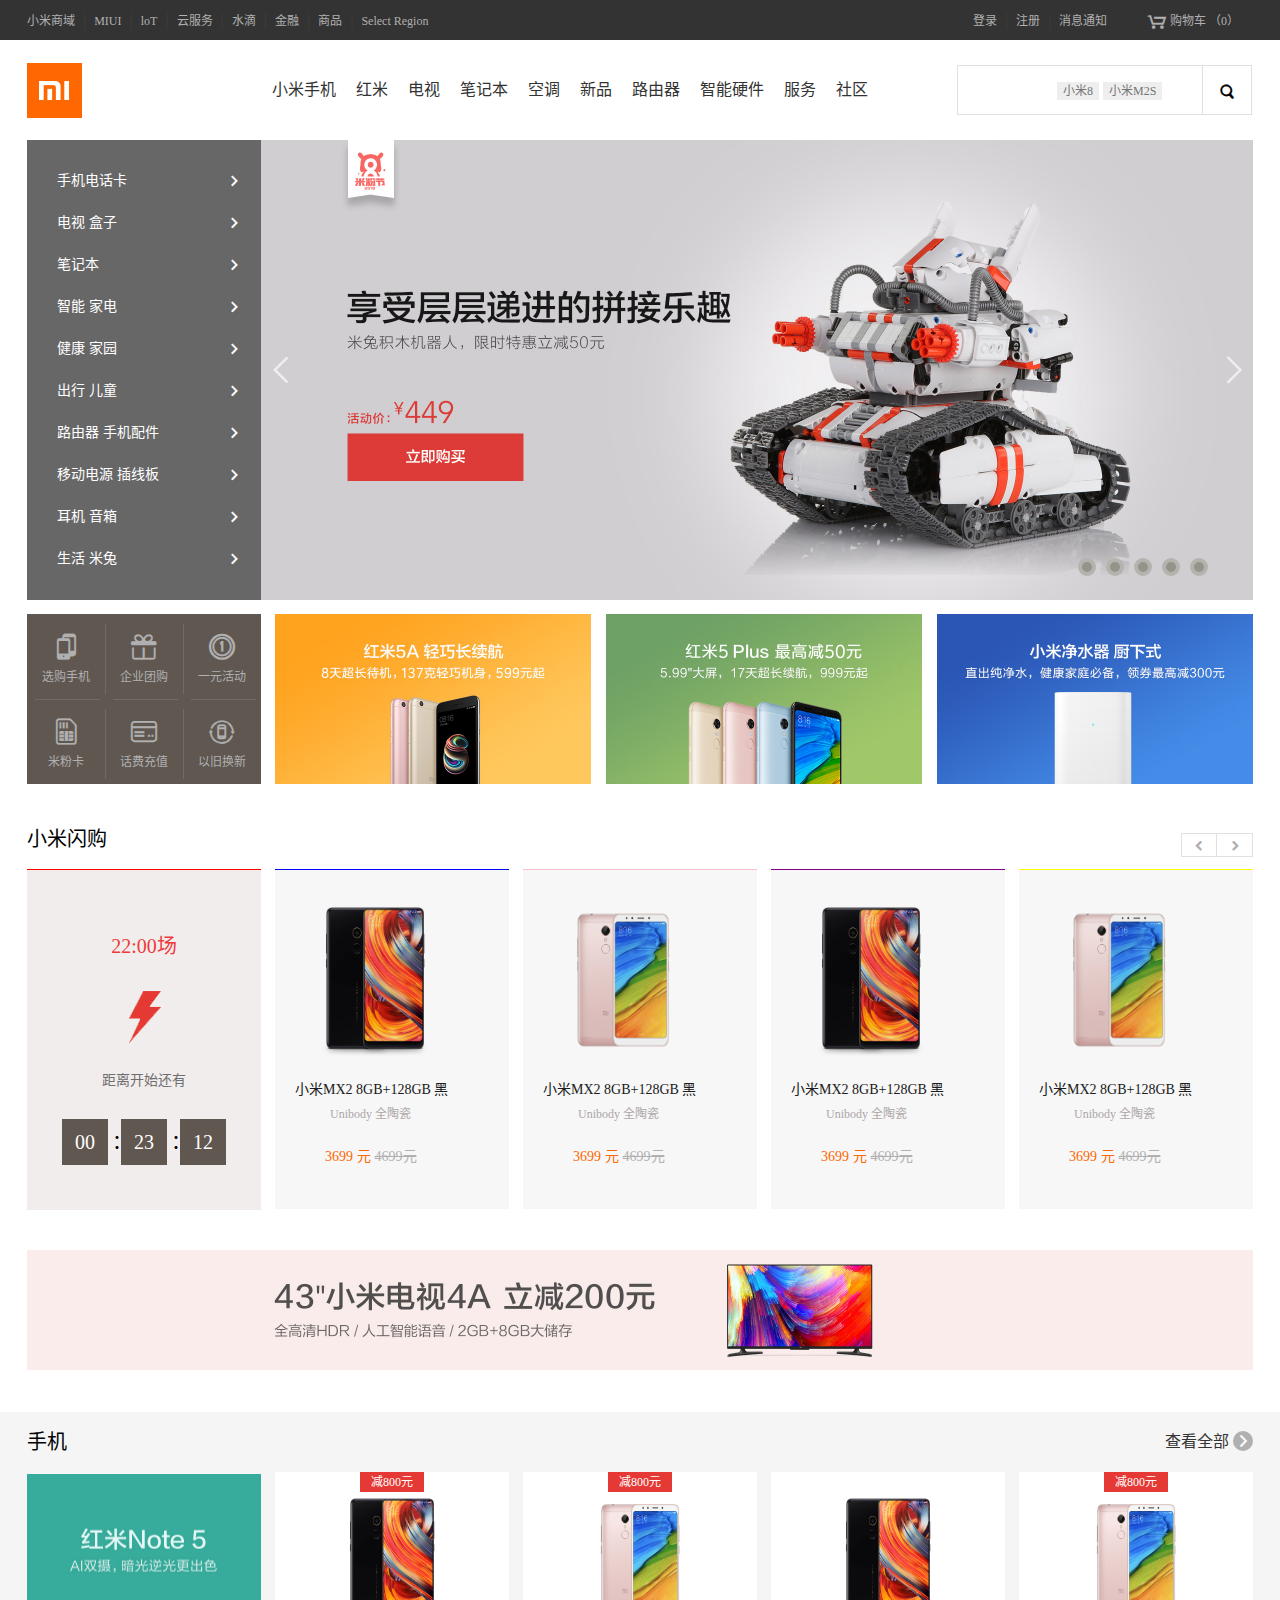
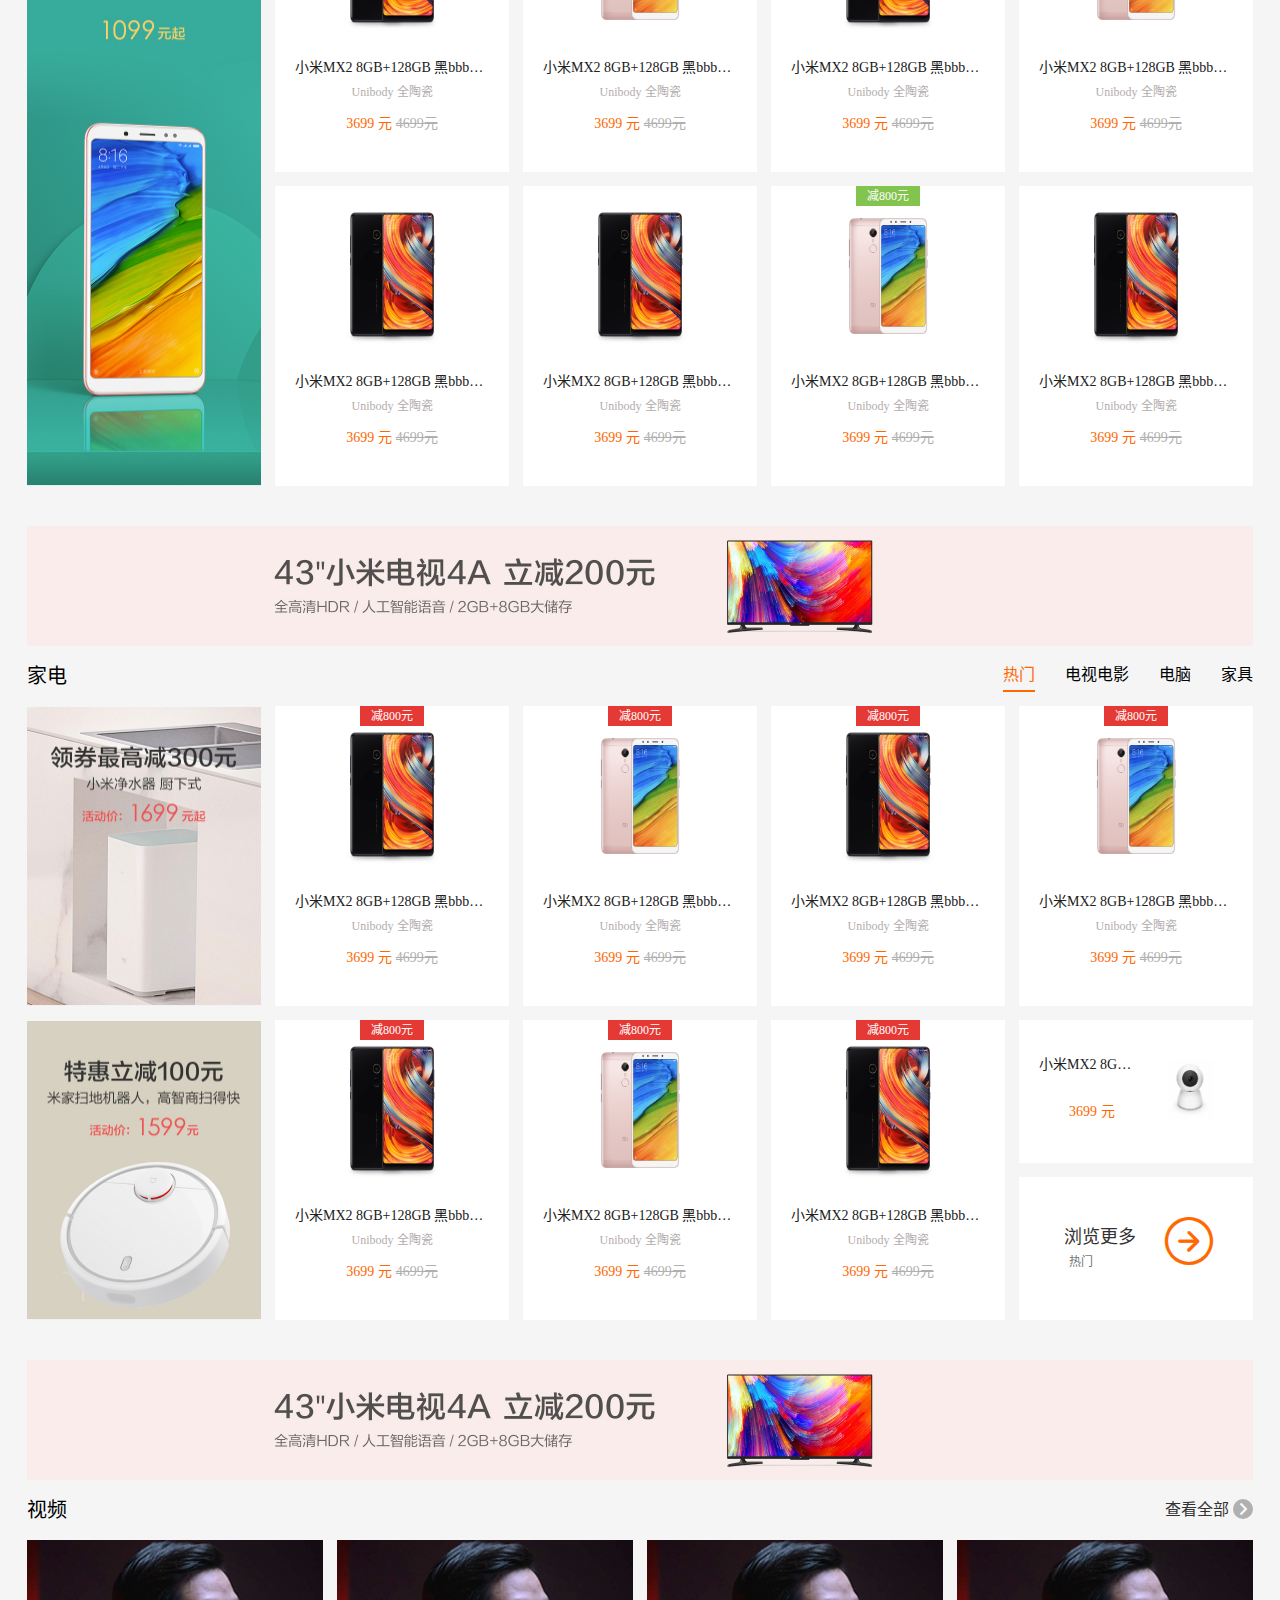
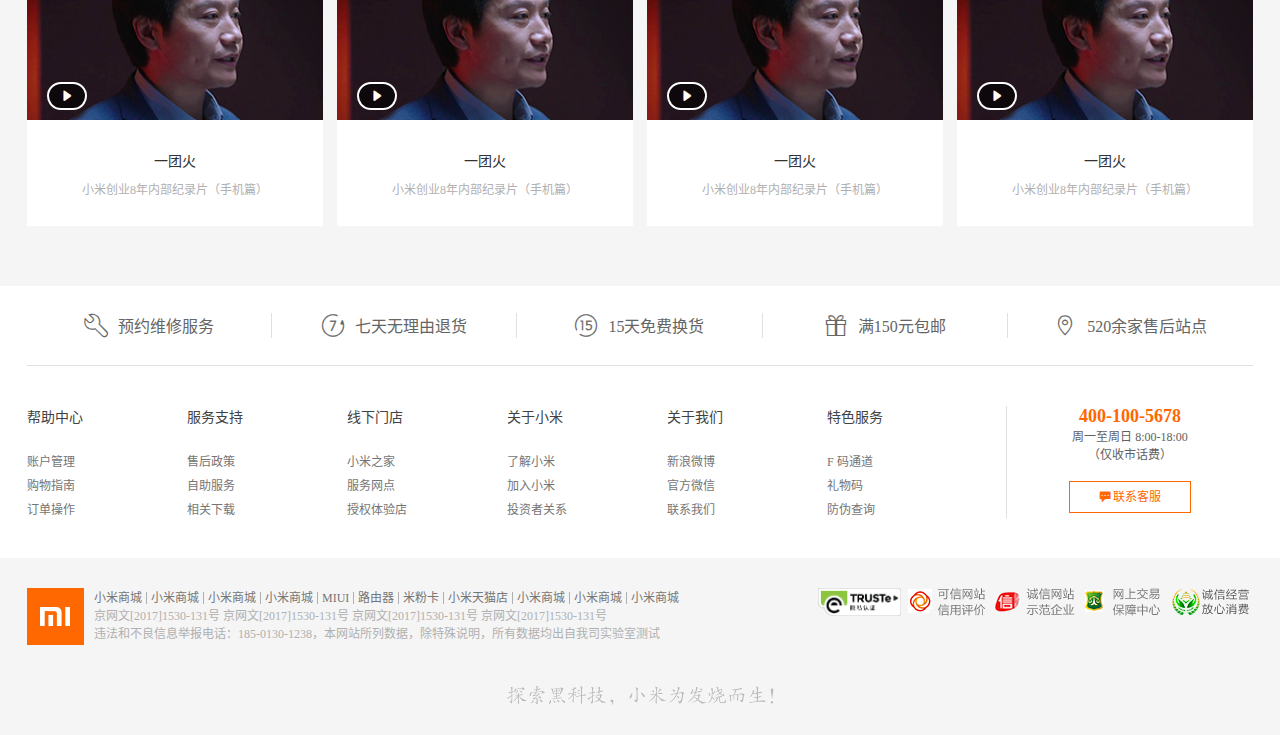
<file: project/mi/index.html>
<!DOCTYPE html>
<html lang="zh-cn">
<head>
	<meta http-equiv="X-UA-Compatible" content="IE=Edge" />
	<meta charset="UTF-8">
	<meta name="description" content="小米商城直营小米公司旗下所有产品，囊括小米手机系列小米MIX 3、小米8、小米Note 3，红米手机系列红米5 Plus、红米6 Pro，智能硬件，配件及小米生活周边，同时提供小米客户服务及售后支持。" />
	<meta name="keywords" content="小米,小米8,小米Note3,红米5Plus,小米MIX3,小米商城" />	
	<title>仿小米首页</title>
	<link rel="icon" href="images/favicon.ico" type="image/x-icon" />
	<link rel="stylesheet" href="css/reset.css">
	<link rel="stylesheet" href="css/font.css">
	<link rel="stylesheet" href="css/index.css">
	<link rel="stylesheet" href="css/common.css">
</head>
<body>
	<section class="top">
	<div class="container clearfix">
		<div class="top-nav">
			<ul>
				<li class="top-nav-item"><a href="#">小米商域</a><span class="sep">|</span></li>
				<li class="top-nav-item"><a href="#">MIUI</a><span class="sep">|</span></li>
				<li class="top-nav-item"><a href="#">loT</a><span class="sep">|</span></li>
				<li class="top-nav-item"><a href="#">云服务</a><span class="sep">|</span></li>
				<li class="top-nav-item"><a href="#">水滴</a><span class="sep">|</span></li>
				<li class="top-nav-item"><a href="#">金融</a><span class="sep">|</span></li>
				<li class="top-nav-item"><a href="#">商品</a><span class="sep">|</span></li>
				<li class="top-nav-item"><a href="#">Select Region</a><span class="sep"></span></li>
			</ul>
		</div>
		<div class="top-cart">
			<div class="cart-box">
				<a href="#">
					<i class="iconfont icon-cart">&#xe60c;</i>
					<span class="cart-text">购物车</span>
					（<span class="cart-num">0</span>）
				</a>
			</div>
		</div>
		<div class="top-register">
			<ul>
				<li class="top-register-item"><a href="#">登录</a><span class="sep">|</span></li>
				<li class="top-register-item"><a href="#">注册</a><span class="sep">|</span></li>
				<li class="top-register-item"><a href="#">消息通知</a><span class="sep"></span></li>
			</ul>
		</div>	
	</div>
	</section>
	<header class="header">
	<div class="container">
		<h1 class="log">
			<a href="#">
				小米官网
			</a>
		</h1>
		<nav class="header-nav">
			<ul>
				<li class="header-nav-item"><a href="#">小米手机</a></li>
				<li class="header-nav-item"><a href="#">红米</a></li>
				<li class="header-nav-item"><a href="#">电视</a></li>
				<li class="header-nav-item"><a href="#">笔记本</a></li>
				<li class="header-nav-item"><a href="#">空调</a></li>
				<li class="header-nav-item"><a href="#">新品</a></li>
				<li class="header-nav-item"><a href="#">路由器</a></li>
				<li class="header-nav-item"><a href="#">智能硬件</a></li>
				<li class="header-nav-item"><a href="#">服务</a></li>
				<li class="header-nav-item"><a href="#">社区</a></li>
			</ul>
		</nav>
		<div class="search">
			<input type="text" class="search-text">
			<div class="search-btn">
				<i class="iconfont icon-btn">&#xe616;</i>
			</div>
			<div class="search-words">
				<a class="search-words-a" href="#">小米8</a>
				<a class="search-words-a" href="#">小米M2S</a>
			</div>
			<div class="search-list">
				<ul>
					<li class="search-list-item"><a href="#"><span class="keyword">小米6X</span><span class="num">约有6件</span></a></li>
					<li class="search-list-item"><a href="#"><span class="keyword">小米MIX 2S</span><span class="num">约有5件</span></a></li>
					<li class="search-list-item"><a href="#"><span class="keyword">黑鲨游戏手机</span><span class="num">约有3件</span></a></li>
					<li class="search-list-item"><a href="#"><span class="keyword">红米Note 5</span><span class="num">约有6件</span></a></li>
					<li class="search-list-item"><a href="#"><span class="keyword">红米5A</span><span class="num">约有13件</span></a></li>
					<li class="search-list-item"><a href="#"><span class="keyword">小米电视4C</span><span class="num">约有5件</span></a></li>
					<li class="search-list-item"><a href="#"><span class="keyword">电视32英寸</span><span class="num">约有3件</span></a></li>
					<li class="search-list-item"><a href="#"><span class="keyword">笔记本pro</span><span class="num">约有5件</span></a></li>
					<li class="search-list-item"><a href="#"><span class="keyword">空气净化器</span><span class="num">约有11件</span></a></li>
					<li class="search-list-item"><a href="#"><span class="keyword">净化器</span><span class="num">约有8件</span></a></li>
				</ul>
			</div>
		</div>
	</div>
	</header>
	<section class="home">
	<div class="container">
		<div class="banner">
			<div class="banner-list">
				<ul>
					<li class="banner-list-item">手机电话卡<i class="iconfont">&#xe623;</i></li>
					<li class="banner-list-item">电视 盒子<i class="iconfont">&#xe623;</i></li>
					<li class="banner-list-item">笔记本<i class="iconfont">&#xe623;</i></li>
					<li class="banner-list-item">智能 家电<i class="iconfont">&#xe623;</i></li>
					<li class="banner-list-item">健康 家园<i class="iconfont">&#xe623;</i></li>
					<li class="banner-list-item">出行 儿童<i class="iconfont">&#xe623;</i></li>
					<li class="banner-list-item">路由器 手机配件<i class="iconfont">&#xe623;</i></li>
					<li class="banner-list-item">移动电源 插线板<i class="iconfont">&#xe623;</i></li>
					<li class="banner-list-item">耳机 音箱<i class="iconfont">&#xe623;</i></li>
					<li class="banner-list-item">生活 米兔<i class="iconfont">&#xe623;</i></li>
				</ul>
			</div>
			<div class="banner-slideshow">
				<ul class="banner-slideshow-imgs">
					<li class="banner-slideshow-imgs-item"><img src="images/b1.jpg" alt=""></li>
					<li class="banner-slideshow-imgs-item"><img src="images/b2.jpg" alt=""></li>
					<li class="banner-slideshow-imgs-item"><img src="images/b3.jpg" alt=""></li>
				</ul>
				<span class="left-area"><i class="iconfont">&#xe627;</i></span>
				<span class="right-area"><i class="iconfont">&#xe622;</i></span>
				<ul class="banner-slideshow-btn">
					<li></li>
					<li></li>
					<li></li>
					<li></li>
					<li></li>
				</ul>
			</div>
		</div>
		<div class="hot clearfix">
			<div class="col1">
				<ul class="hot-list">
					<li class="hot-list-item right-line"><a href="#"><i class="iconfont">&#xe908;</i>选购手机</a></li>
					<li class="hot-list-item right-line"><a href="#"><i class="iconfont">&#xe905;</i>企业团购</a></li>
					<li class="hot-list-item"><a href="#"><i class="iconfont">&#xe903;</i>一元活动</a></li>
					<li class="hot-list-item top-line right-line"><a href="#"><i class="iconfont">&#xe906;</i>米粉卡</a></li>
					<li class="hot-list-item top-line right-line"><a href="#"><i class="iconfont">&#xe907;</i>话费充值</a></li>
					<li class="hot-list-item top-line"><a href="#"><i class="iconfont">&#xe904;</i>以旧换新</a></li>
				</ul>
			</div>
			<div class="col2">
				<ul class="hot-sales clearfix">
					<li class="hot-sales-item"><a href="#"><img src="images/ad1.jpg" alt="" class="hot-list-img"></a></li>
					<li class="hot-sales-item"><a href="#"><img src="images/ad2.jpg" alt="" class="hot-list-img"></a></li>
					<li class="hot-sales-item"><a href="#"><img src="images/ad3.jpg" alt="" class="hot-list-img"></a></li>
				</ul>
			</div>
		</div>
		<div class="flash">
			<div class="hd">
				<h2 class="tittle">小米闪购</h2>
				<div class="more  move">
					<a href="javascript:;" class="ctr-btn iconfont">&#xe628;</a>
					<a href="javascript:;" class="ctr-btn ctr-btn-right iconfont">&#xe623;</a>
				</div>
			</div>
			<div class="bd clearfix">
				<div class="col1 timer">
					<p class="timer-name">22:00场</p>
					<img src="images/flash.png" alt="" class="timer-img">
					<p class="timer-desc">距离开始还有</p>
					<div class="timer-box">
						<span class="timer-num">00</span>
						<span class="timer-sign">：</span>
						<span class="timer-num">23</span>
						<span class="timer-sign">：</span>
						<span class="timer-num">12</span>
					</div>
				</div>
				<div class="col2">
					<ul class="product-list">
						<li class="product-list-item">
							<a href="#">
								<div class="bg"></div>
							</a>
							<div class="content">
								<img src="images/p1.jpg" alt="" class="product-list-img">
								<h3 class="product-list-name">小米MX2 8GB+128GB 黑</h3>
								<p class="product-desc">Unibody 全陶瓷</p>
								<p class="product-price">
									<strong>3699</strong><span>&nbsp;元</span>
									<del>4699元</del>
								</p>
							</div>
						</li>
						<li class="product-list-item">
							<a href="#">
								<div class="bg"></div>
							</a>
							<div class="content">
								<img src="images/p2.jpg" alt="" class="product-list-img">
								<h3 class="product-list-name">小米MX2 8GB+128GB 黑</h3>
								<p class="product-desc">Unibody 全陶瓷</p>
								<p class="product-price">
									<strong>3699</strong><span>&nbsp;元</span>
									<del>4699元</del>
								</p>
							</div>
						</li>
						<li class="product-list-item">
							<a href="#">
								<div class="bg"></div>
							</a>
							<div class="content">
								<img src="images/p1.jpg" alt="" class="product-list-img">
								<h3 class="product-list-name">小米MX2 8GB+128GB 黑</h3>
								<p class="product-desc">Unibody 全陶瓷</p>
								<p class="product-price">
									<strong>3699</strong><span>&nbsp;元</span>
									<del>4699元</del>
								</p>
							</div>
						</li>
						<li class="product-list-item">
							<a href="#">
								<div class="bg"></div>
							</a>
							<div class="content">
								<img src="images/p2.jpg" alt="" class="product-list-img">
								<h3 class="product-list-name">小米MX2 8GB+128GB 黑</h3>
								<p class="product-desc">Unibody 全陶瓷</p>
								<p class="product-price">
									<strong>3699</strong><span>&nbsp;元</span>
									<del>4699元</del>
								</p>
							</div>
						</li>
					</ul>
				</div>
			</div>
		</div>
		<div class="ad">
		<a href="#"><img class="ad-img" src="images/long_ad1.jpg" alt=""></a>
		</div>
	</div>
	</section>
	<section class="main">
	<div class="container">
		<div class="phone">
			<div class="hd">
				<h2 class="tittle">手机</h2>
				<div class="more view">
					<a href="#">
						查看全部 <i class="iconfont">&#xe623;</i>
					</a>					
				</div>
			</div>
			<div class="bd clearfix">
				<div class="col1">
					<a href="#"><img src="images/phont-left.png" alt=""></a>
				</div>
				<div class="col2">
					<ul class="phone-product">
						<li class="product-item product-item-m">
							<a href="#">
						  		<img src="images/p1.jpg" alt="" class="product-img">		
						  	</a>
							<h3 class="product-name">小米MX2 8GB+128GB 黑bbbbbbbbbb</h3>
							<p class="product-desc">Unibody 全陶瓷</p>
							<p class="product-price">
								<strong>3699</strong><span>&nbsp;元</span>
								<del>4699元</del>
							</p>
							<span class="flag off-flag">减800元</span>	
						</li>
						<li class="product-item product-item-m">
							<a href="#">
						  		<img src="images/p2.jpg" alt="" class="product-img">		
						  	</a>
							<h3 class="product-name">小米MX2 8GB+128GB 黑bbbbbbbbbb</h3>
							<p class="product-desc">Unibody 全陶瓷</p>
							<p class="product-price">
								<strong>3699</strong><span>&nbsp;元</span>
								<del>4699元</del>
							</p>
							<span class="flag off-flag">减800元</span>
						</li>
						<li class="product-item product-item-m">
							<a href="#">
						  		<img src="images/p1.jpg" alt="" class="product-img">		
						  	</a>
							<h3 class="product-name">小米MX2 8GB+128GB 黑bbbbbbbbbb</h3>
							<p class="product-desc">Unibody 全陶瓷</p>
							<p class="product-price">
								<strong>3699</strong><span>&nbsp;元</span>
								<del>4699元</del>
							</p>
						</li>
						<li class="product-item product-item-m">
							<a href="#">
						  		<img src="images/p2.jpg" alt="" class="product-img">		
						  	</a>
							<h3 class="product-name">小米MX2 8GB+128GB 黑bbbbbbbbbb</h3>
							<p class="product-desc">Unibody 全陶瓷</p>
							<p class="product-price">
								<strong>3699</strong><span>&nbsp;元</span>
								<del>4699元</del>
							</p>
							<span class="flag off-flag">减800元</span>
						</li>
						<li class="product-item product-item-m">
							<a href="#">
						  		<img src="images/p1.jpg" alt="" class="product-img">		
						  	</a>
							<h3 class="product-name">小米MX2 8GB+128GB 黑bbbbbbbbbb</h3>
							<p class="product-desc">Unibody 全陶瓷</p>
							<p class="product-price">
								<strong>3699</strong><span>&nbsp;元</span>
								<del>4699元</del>
							</p>
						</li>
						<li class="product-item product-item-m">
							<a href="#">
						  		<img src="images/p1.jpg" alt="" class="product-img">		
						  	</a>
							<h3 class="product-name">小米MX2 8GB+128GB 黑bbbbbbbbbb</h3>
							<p class="product-desc">Unibody 全陶瓷</p>
							<p class="product-price">
								<strong>3699</strong><span>&nbsp;元</span>
								<del>4699元</del>
							</p>
						</li>
						<li class="product-item product-item-m">
							<a href="#">
						  		<img src="images/p2.jpg" alt="" class="product-img">		
						  	</a>
							<h3 class="product-name">小米MX2 8GB+128GB 黑bbbbbbbbbb</h3>
							<p class="product-desc">Unibody 全陶瓷</p>
							<p class="product-price">
								<strong>3699</strong><span>&nbsp;元</span>
								<del>4699元</del>
							</p>
							<span class="flag new-flag">减800元</span>
						</li>
						<li class="product-item product-item-m">
							<a href="#">
						  		<img src="images/p1.jpg" alt="" class="product-img">		
						  	</a>
							<h3 class="product-name">小米MX2 8GB+128GB 黑bbbbbbbbbb</h3>
							<p class="product-desc">Unibody 全陶瓷</p>
							<p class="product-price">
								<strong>3699</strong><span>&nbsp;元</span>
								<del>4699元</del>
							</p>
						</li>
					</ul>
				</div>
			</div>
		</div>
		<div class="ad">
			<a href="#"><img class="ad-img" src="images/long_ad1.jpg" alt=""></a>
		</div>
		<div class="elec">
			<div class="hd">
				<h2 class="tittle">家电</h2>
				<div class="more tab">
					<ul>
						<li class="tab-item tab-item-active">热门</li>
						<li class="tab-item">电视电影</li>
						<li class="tab-item">电脑</li>
						<li class="tab-item">家具</li>
					</ul>
				</div>
			</div>
			<div class="bd clearfix">
				<div class="col1">
					<ul>
						<li class="product-item product-item-m">
							<a href="#"><img src="images/e1.png" alt=""></a>
						</li>	
						<li class="product-item product-item-m">
							<a href="#"><img src="images/e2.png" alt=""></a>
						</li>	
					</ul>
				</div>
				<div class="col2">
					<ul class="elec-product">
						<li class="product-item product-item-m">
							<a href="#"><img class="product-img" src="images/p1.jpg" alt=""></a>
							<h3 class="product-name">小米MX2 8GB+128GB 黑bbbbbbbbbb</h3>
							<p class="product-desc">Unibody 全陶瓷</p>
							<p class="product-price">
								<strong>3699</strong><span>&nbsp;元</span>
								<del>4699元</del>
							</p>
							<span class="flag off-flag">减800元</span>
								<div class="view">
									<p class="recommend">我不是来评价的电视的我是来拉仇恨的,哈哈哈哈哈哈哈哈哈哈哈哈哈哈哈哈哈哈哈哈哈哈哈哈哈哈哈哈哈哈哈哈哈哈哈哈</p>
									<p class="author">
										来自于<span>kauzhu<span>的评价
									</p>
								</div>
						</li>
						<li class="product-item product-item-m">
							<a href="#"><img class="product-img" src="images/p2.jpg" alt=""></a>
							<h3 class="product-name">小米MX2 8GB+128GB 黑bbbbbbbbbb</h3>
							<p class="product-desc">Unibody 全陶瓷</p>
							<p class="product-price">
								<strong>3699</strong><span>&nbsp;元</span>
								<del>4699元</del>
							</p>
							<span class="flag off-flag">减800元</span>
								<div class="view">
									<p class="recommend">我不是来评价的电视的我是来拉仇恨的,哈哈哈哈哈哈哈哈哈哈哈哈哈哈哈哈哈哈哈哈哈哈哈哈哈哈哈哈哈哈哈哈哈哈哈哈</p>
									<p class="author">
										来自于<span>kauzhu<span>的评价
									</p>
								</div>
						</li>
						<li class="product-item product-item-m">
							<a href="#"><img class="product-img" src="images/p1.jpg" alt=""></a>
							<h3 class="product-name">小米MX2 8GB+128GB 黑bbbbbbbbbb</h3>
							<p class="product-desc">Unibody 全陶瓷</p>
							<p class="product-price">
								<strong>3699</strong><span>&nbsp;元</span>
								<del>4699元</del>
							</p>
							<span class="flag off-flag">减800元</span>
								<div class="view">
									<p class="recommend">我不是来评价的电视的我是来拉仇恨的,哈哈哈哈哈哈哈哈哈哈哈哈哈哈哈哈哈哈哈哈哈哈哈哈哈哈哈哈哈哈哈哈哈哈哈哈</p>
									<p class="author">
										来自于<span>kauzhu<span>的评价
									</p>
								</div>
						</li>
						<li class="product-item product-item-m">
							<a href="#"><img class="product-img" src="images/p2.jpg" alt=""></a>
							<h3 class="product-name">小米MX2 8GB+128GB 黑bbbbbbbbbb</h3>
							<p class="product-desc">Unibody 全陶瓷</p>
							<p class="product-price">
								<strong>3699</strong><span>&nbsp;元</span>
								<del>4699元</del>
							</p>
							<span class="flag off-flag">减800元</span>
								<div class="view">
									<p class="recommend">我不是来评价的电视的我是来拉仇恨的,哈哈哈哈哈哈哈哈哈哈哈哈哈哈哈哈哈哈哈哈哈哈哈哈哈哈哈哈哈哈哈哈哈哈哈哈</p>
									<p class="author">
										来自于<span>kauzhu<span>的评价
									</p>
								</div>
						</li>
						<li class="product-item product-item-m">
							<a href="#"><img class="product-img" src="images/p1.jpg" alt=""></a>
							<h3 class="product-name">小米MX2 8GB+128GB 黑bbbbbbbbbb</h3>
							<p class="product-desc">Unibody 全陶瓷</p>
							<p class="product-price">
								<strong>3699</strong><span>&nbsp;元</span>
								<del>4699元</del>
							</p>
							<span class="flag off-flag">减800元</span>
								<div class="view">
									<p class="recommend">我不是来评价的电视的我是来拉仇恨的,哈哈哈哈哈哈哈哈哈哈哈哈哈哈哈哈哈哈哈哈哈哈哈哈哈哈哈哈哈哈哈哈哈哈哈哈</p>
									<p class="author">
										来自于<span>kauzhu<span>的评价
									</p>
								</div>
						</li>
						<li class="product-item product-item-m">
							<a href="#"><img class="product-img" src="images/p2.jpg" alt=""></a>
							<h3 class="product-name">小米MX2 8GB+128GB 黑bbbbbbbbbb</h3>
							<p class="product-desc">Unibody 全陶瓷</p>
							<p class="product-price">
								<strong>3699</strong><span>&nbsp;元</span>
								<del>4699元</del>
							</p>
							<span class="flag off-flag">减800元</span>
								<div class="view">
									<p class="recommend">我不是来评价的电视的我是来拉仇恨的,哈哈哈哈哈哈哈哈哈哈哈哈哈哈哈哈哈哈哈哈哈哈哈哈哈哈哈哈哈哈哈哈哈哈哈哈</p>
									<p class="author">
										来自于<span>kauzhu<span>的评价
									</p>
								</div>
						</li>
						<li class="product-item product-item-m">
							<a href="#"><img class="product-img" src="images/p1.jpg" alt=""></a>
							<h3 class="product-name">小米MX2 8GB+128GB 黑bbbbbbbbbb</h3>
							<p class="product-desc">Unibody 全陶瓷</p>
							<p class="product-price">
								<strong>3699</strong><span>&nbsp;元</span>
								<del>4699元</del>
							</p>
							<span class="flag off-flag">减800元</span>
								<div class="view">
									<p class="recommend">我不是来评价的电视的我是来拉仇恨的,哈哈哈哈哈哈哈哈哈哈哈哈哈哈哈哈哈哈哈哈哈哈哈哈哈哈哈哈哈哈哈哈哈哈哈哈</p>
									<p class="author">
										来自于<span>kauzhu<span>的评价
									</p>
								</div>
						</li>
						<li class="product-item product-item-s">
								<a href="#">
									<img src="images/ca.png" alt="" class="product-img">
								</a>
								<h3 class="product-name">小米MX2 8GB+128GB 黑bbbbbbbbbb</h3>
								<p class="product-price">
									<strong>3699</strong><span>&nbsp;元</span>
								</p>										
						</li>
						<li class="product-item product-item-s">
							<a class="more" href="#">
									<div>浏览更多</div>
									<span>热门</span>
									<i class="iconfont">&#xe615;</i>
							</a>
						</li>
					</ul>
				</div>
			</div>
		</div>
		<div class="ad">
			<a href="#">
				<img class="ad-img" src="images/long_ad1.jpg" alt="">
			</a>
		</div>
		<div class="video">
			<div class="hd">
				<h2 class="tittle">视频</h2>
				<div class="more view">
					<a href="#">
						查看全部 <i class="iconfont">&#xe623;</i>
					</a>					
				</div>
			</div>
			<div class="bd clearfix">
				<ul>
					<li class="video-item">
						<div class="figure">
							<a href="#">
								<img src="images/lj.png" alt="">
								<span class="play">
									<i class="iconfont">&#xe601;</i>
								</span>
							</a>
						</div>
						<h3 class="title">
							<a href="#">一团火</a>
						</h3>
						<p class="desc">
							小米创业8年内部纪录片（手机篇）
						</p>
					</li>
					<li class="video-item">
						<div class="figure">
							<a href="#">
								<img src="images/lj.png" alt="">
								<span class="play">
									<i class="iconfont">&#xe601;</i>
								</span>
							</a>
						</div>
						<h3 class="title">
							<a href="#">一团火</a>
						</h3>
						<p class="desc">
							小米创业8年内部纪录片（手机篇）
						</p>
					</li>
					<li class="video-item">
						<div class="figure">
							<a href="#">
								<img src="images/lj.png" alt="">
								<span class="play">
									<i class="iconfont">&#xe601;</i>
								</span>
							</a>
						</div>
						<h3 class="title">
							<a href="#">一团火</a>
						</h3>
						<p class="desc">
							小米创业8年内部纪录片（手机篇）
						</p>
					</li>
					<li class="video-item">
						<div class="figure">
							<a href="#">
								<img src="images/lj.png" alt="">
								<span class="play">
									<i class="iconfont">&#xe601;</i>
								</span>
							</a>
						</div>
						<h3 class="title">
							<a href="#">一团火</a>
						</h3>
						<p class="desc">
							小米创业8年内部纪录片（手机篇）
						</p>
					</li>
				</ul>
			</div>
		</div>
	</div>
	</section>
	<footer class="footer">
	<div class="container">
		<div class="service">
			<ul class="clearfix">
				<li class="service-item">
					<a href="#">
						<i class="iconfont">&#xe634;</i>
						预约维修服务
					</a>
				</li>
				<li class="service-item">
					<a href="#">
						<i class="iconfont">&#xe635;</i>
						七天无理由退货
					</a>
				</li>
				<li class="service-item">
					<a href="#">
						<i class="iconfont">&#xe636;</i>
						15天免费换货
					</a>
				</li>
				<li class="service-item">
					<a href="#">
						<i class="iconfont">&#xe638;</i>
						满150元包邮
					</a>
				</li>
				<li class="service-item">
					<a href="#">
						<i class="iconfont">&#xe637;</i>
						520余家售后站点
					</a>
				</li>
			</ul>
		</div>
		<div class="links clearfix">
			<dl class="link-item">
				<dt>帮助中心</dt>
				<dd><a href="#">账户管理</a></dd>
				<dd><a href="#">购物指南</a></dd>
				<dd><a href="#">订单操作</a></dd>
			</dl>
			<dl class="link-item">
				<dt>服务支持</dt>
				<dd><a href="#">售后政策</a></dd>
				<dd><a href="#">自助服务</a></dd>
				<dd><a href="#">相关下载</a></dd>
			</dl>
			<dl class="link-item">
				<dt>线下门店</dt>
				<dd><a href="#">小米之家</a></dd>
				<dd><a href="#">服务网点</a></dd>
				<dd><a href="#">授权体验店</a></dd>
			</dl>
			<dl class="link-item">
				<dt>关于小米</dt>
				<dd><a href="#">了解小米</a></dd>
				<dd><a href="#">加入小米</a></dd>
				<dd><a href="#">投资者关系</a></dd>
			</dl>
			<dl class="link-item">
				<dt>关于我们</dt>
				<dd><a href="#">新浪微博</a></dd>
				<dd><a href="#">官方微信</a></dd>
				<dd><a href="#">联系我们</a></dd>
			</dl>
			<dl class="link-item">
				<dt>特色服务</dt>
				<dd><a href="#">F 码通道</a></dd>
				<dd><a href="#">礼物码</a></dd>
				<dd><a href="#">防伪查询</a></dd>
			</dl>
			<div class="link-contact">
				<p class="phone">400-100-5678</p>
				<p class="work-time">周一至周日 8:00-18:00</p>
				<p class="desc">（仅收市话费）</p>
				<a href="#">
					<i class="iconfont">&#xe600;</i>联系客服
				</a>
			</div>							
		</div>
	</div>
	</footer>
	<section class="end">
	<div class="container">
		<div class="info clearfix">
			<div class="logo"></div>
			<div class="site">
				<p class="nav-link">
					<a href="#">小米商城</a>
					<span class="sep"></span>
					<a href="#">小米商城</a>
					<span class="sep"></span>
					<a href="#">小米商城</a>
					<span class="sep"></span>
					<a href="#">小米商城</a>
					<span class="sep"></span>
					<a href="#">MIUI</a>
					<span class="sep"></span>
					<a href="#">路由器</a>
					<span class="sep"></span>
					<a href="#">米粉卡</a>
					<span class="sep"></span>
					<a href="#">小米天猫店</a>
					<span class="sep"></span>
					<a href="#">小米商城</a>
					<span class="sep"></span>
					<a href="#">小米商城</a>
					<span class="sep"></span>
					<a href="#">小米商城</a>
				</p>
				<p class="icp">
						<a href="#">京网文[2017]1530-131号 </a>
						<a href="#">京网文[2017]1530-131号 </a>
						<a href="#">京网文[2017]1530-131号 </a>
						<a href="#">京网文[2017]1530-131号 </a>
				</p>
				<p class="decare">违法和不良信息举报电话：185-0130-1238，本网站所列数据，除特殊说明，所有数据均出自我司实验室测试</p>
			</div>
			<div class="links">
				<a href="#">
					<img src="images/truste.png" alt="">
				</a>
				<a href="#">
					<img src="images/v-logo-1.png" alt="">
				</a>
				<a href="#">
					<img src="images/v-logo-2.png" alt="">
				</a>
				<a href="#">
					<img src="images/v-logo-3.png" alt="">
				</a>
				<a href="#">
					<img src="images/v-logo-4.png" alt="">
				</a>
			</div>
		</div>
		<div class="slogan"></div>
	</div>
	</section>
</body>
</html>
</file>
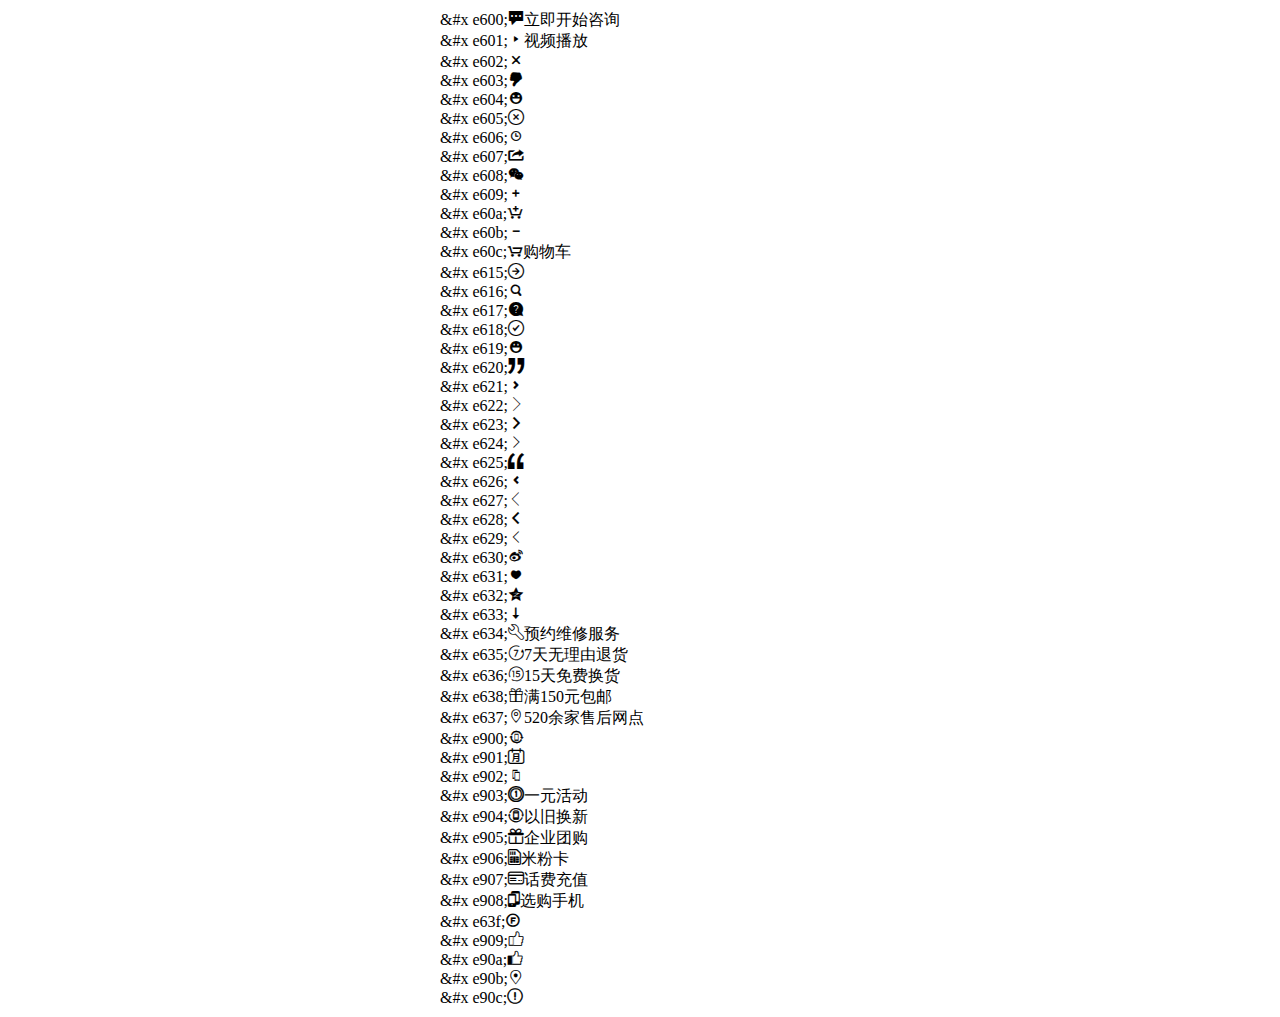
<file: project/mi/icon-demo.html>
<!DOCTYPE html>
<html lang="en">

<head>
    <meta charset="UTF-8">
    <title>icon demo</title>
    <style>
    * {
        margin: 0;
        padding: 0;
    }

    li {
        list-style: none;
    }

    ul {
        width: 400px;
        margin: 10px auto;
    }
    </style>
    <link rel="stylesheet" href="css/font.css">
</head>

<body>
    <ul>
        <li><span>&#x e600;</span><i class="iconfont">&#xe600;</i>立即开始咨询</li>  
        <li><span>&#x e601;</span><i class="iconfont">&#xe601;</i>视频播放</li>
        <li><span>&#x e602;</span><i class="iconfont">&#xe602;</i></li>
        <li><span>&#x e603;</span><i class="iconfont">&#xe603;</i></li>
        <li><span>&#x e604;</span><i class="iconfont">&#xe604;</i></li>
        <li><span>&#x e605;</span><i class="iconfont">&#xe605;</i></li>
        <li><span>&#x e606;</span><i class="iconfont">&#xe606;</i></li>
        <li><span>&#x e607;</span><i class="iconfont">&#xe607;</i></li>
        <li><span>&#x e608;</span><i class="iconfont">&#xe608;</i></li>
        <li><span>&#x e609;</span><i class="iconfont">&#xe609;</i></li>
        <li><span>&#x e60a;</span><i class="iconfont">&#xe60a;</i></li>
        <li><span>&#x e60b;</span><i class="iconfont">&#xe60b;</i></li>
        <li><span>&#x e60c;</span><i class="iconfont">&#xe60c;</i>购物车</li>
        <li><span>&#x e615;</span><i class="iconfont">&#xe615;</i></li>
        <li><span>&#x e616;</span><i class="iconfont">&#xe616;</i></li>
        <li><span>&#x e617;</span><i class="iconfont">&#xe617;</i></li>
        <li><span>&#x e618;</span><i class="iconfont">&#xe618;</i></li>
        <li><span>&#x e619;</span><i class="iconfont">&#xe619;</i></li>
        <li><span>&#x e620;</span><i class="iconfont">&#xe620;</i></li>
        <li><span>&#x e621;</span><i class="iconfont">&#xe621;</i></li>
        <li><span>&#x e622;</span><i class="iconfont">&#xe622;</i></li>
        <li><span>&#x e623;</span><i class="iconfont">&#xe623;</i></li>
        <li><span>&#x e624;</span><i class="iconfont">&#xe624;</i></li>
        <li><span>&#x e625;</span><i class="iconfont">&#xe625;</i></li>
        <li><span>&#x e626;</span><i class="iconfont">&#xe626;</i></li>
        <li><span>&#x e627;</span><i class="iconfont">&#xe627;</i></li>
        <li><span>&#x e628;</span><i class="iconfont">&#xe628;</i></li>
        <li><span>&#x e629;</span><i class="iconfont">&#xe629;</i></li>
        <li><span>&#x e630;</span><i class="iconfont">&#xe630;</i></li>
        <li><span>&#x e631;</span><i class="iconfont">&#xe631;</i></li>
        <li><span>&#x e632;</span><i class="iconfont">&#xe632;</i></li>
        <li><span>&#x e633;</span><i class="iconfont">&#xe633;</i></li>
        <li><span>&#x e634;</span><i class="iconfont">&#xe634;</i>预约维修服务</li>
        <li><span>&#x e635;</span><i class="iconfont">&#xe635;</i>7天无理由退货</li>
        <li><span>&#x e636;</span><i class="iconfont">&#xe636;</i>15天免费换货</li>
        <li><span>&#x e638;</span><i class="iconfont">&#xe638;</i>满150元包邮</li>
        <li><span>&#x e637;</span><i class="iconfont">&#xe637;</i>520余家售后网点</li>
        <li><span>&#x e900;</span><i class="iconfont">&#xe900;</i></li>
        <li><span>&#x e901;</span><i class="iconfont">&#xe901;</i></li>
        <li><span>&#x e902;</span><i class="iconfont">&#xe902;</i></li>
        <li><span>&#x e903;</span><i class="iconfont">&#xe903;</i>一元活动</li>
        <li><span>&#x e904;</span><i class="iconfont">&#xe904;</i>以旧换新</li>
        <li><span>&#x e905;</span><i class="iconfont">&#xe905;</i>企业团购</li>
        <li><span>&#x e906;</span><i class="iconfont">&#xe906;</i>米粉卡</li>
        <li><span>&#x e907;</span><i class="iconfont">&#xe907;</i>话费充值</li>
        <li><span>&#x e908;</span><i class="iconfont">&#xe908;</i>选购手机</li>
        <li><span>&#x e63f;</span><i class="iconfont">&#xe63f;</i></li>
        <li><span>&#x e909;</span><i class="iconfont">&#xe909;</i></li>
        <li><span>&#x e90a;</span><i class="iconfont">&#xe90a;</i></li>
        <li><span>&#x e90b;</span><i class="iconfont">&#xe90b;</i></li>
        <li><span>&#x e90c;</span><i class="iconfont">&#xe90c;</i></li>
    </ul>
</body>

</html>
</file>
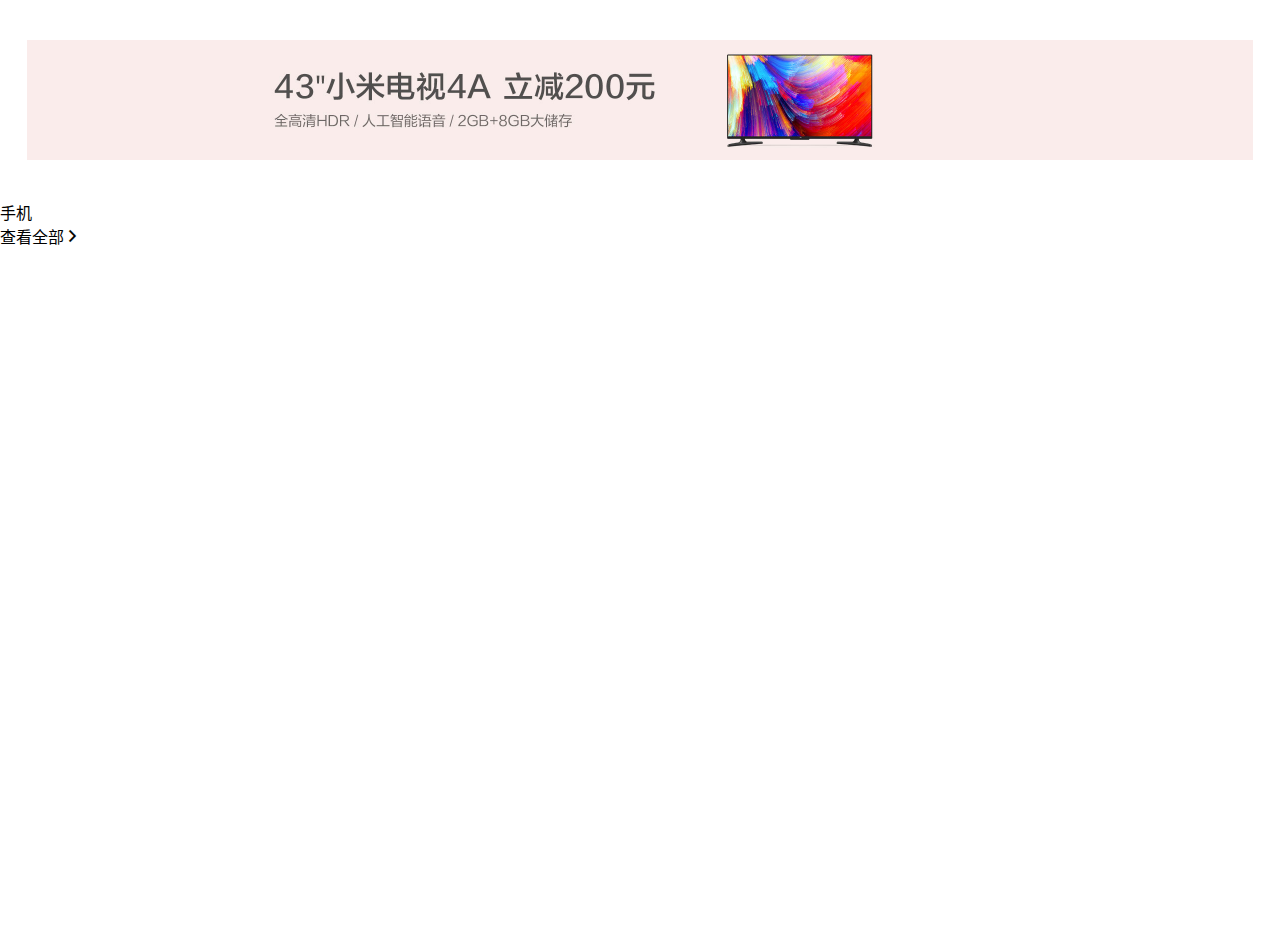
<file: project/mi/test.html>
<!DOCTYPE html>
<html lang="zh-cn">
<head>
	<meta http-equiv="X-UA-Compatible" content="IE=Edge" />
	<meta charset="UTF-8">
	<meta name="description" content="小米商城直营小米公司旗下所有产品，囊括小米手机系列小米MIX 3、小米8、小米Note 3，红米手机系列红米5 Plus、红米6 Pro，智能硬件，配件及小米生活周边，同时提供小米客户服务及售后支持。" />
	<meta name="keywords" content="小米,小米8,小米Note3,红米5Plus,小米MIX3,小米商城" />	
	<title>仿小米首页</title>
	<link rel="icon" href="images/favicon.ico" type="image/x-icon" />
	<link rel="stylesheet" href="css/reset.css">
	<link rel="stylesheet" href="css/font.css">
	<!-- <link rel="stylesheet" href="css/index.css"> -->
	<!-- <link rel="stylesheet" href="css/common.css"> -->
	<style>
		*{
			margin: 0;
			padding: 0;
		}
		.ad{
			width: 1226px;
			height: 120px;
			margin:40px auto 40px auto;
		}
		img{
			width: 100%;
			height: 100%;
		}
		.main{
			width: 100%;
			height: 736px;
			background: f5f5f5;
		}
		.main-top{
		}
		.main-tittle{
			width: 
			height: ;
		}
		.main-top-right{
			width: 
			height: ;
		}
		.main .confont-main-top-right{
			width: 
			height: ;
		}
	</style>
</head>
<body>
	<div class="ad">
		<a href="#"><img src="images/long_ad1.jpg" alt=""></a>
	</div>
	<div class="main">
		<div class="main-top">
			<h2 class="main-tittle">手机</h2>
			<div class="main-top-right">
			查看全部<span class="iconfont-main-top-right"><i class="iconfont">&#xe623;</i></span>
			</div>
		</div>
		<div class="left-photo"></div>
		<div class="right-araa"></div>
	</div>
</body>
</html>
</file>
<file: project/mi/css/font.css>
@font-face {
    font-family: 'iconfont';
    src: url("fonts/iconfont.eot");
    src: url("fonts/iconfont.eot?#iefix") format("embedded-opentype")
}

@font-face {
    font-family: 'iconfont';
    src: url([data-uri]) format("woff");
    font-weight: normal
}

.iconfont {
    font-family: "iconfont" !important;
    font-style: normal;
    -webkit-font-smoothing: antialiased;
    -webkit-text-stroke-width: 0.2px;
    -moz-osx-font-smoothing: grayscale
}
</file>
<file: project/mi/css/index.css>
/*
* @Author: TomChen
* @Date:   2018-11-15 20:47:21
* @Last Modified by:   TomChen
* @Last Modified time: 2018-11-15 20:47:50
*/
/*顶部浮动导航*/


.col1{
	float: left;
	width: 234px;
}
.col2{
	float: left;
	width: 978px;
	margin-left: 14px;
}
.hd{
	height: 60px;
	line-height: 60px;
}
.hd .tittle{
	float: left;
	font-size: 20px;
	font-weight: 200;
}
.hd .more{
	float: right;
}

.hd .more.move{
	margin-top: 24px;
}


.hd .more.move .ctr-btn{	
	float: left;
	width: 36px;
	height: 24px;
	line-height: 24px;
	font-weight: bold;
	border: 1px solid #e0e0e0;
	box-sizing: border-box;
	text-align: center;
}
.hd .more.move .ctr-btn:hover{
	color: #ff6700;
}
.hd .more.move .ctr-btn-right{
	border-left: none;
}
.hd .more.view a{
	color: #333;
	font-size: 16px;
	}
.hd .more.view a i{
	display: inline-block;
	width: 20px;
	height: 20px;
	line-height: 20px;
	border-radius: 50%;
	background: #b0b0b0;
	color: #fff;
	text-align: center;
	vertical-align: -1px;
	}
.hd .more.view a:hover{
	color: #ff5700;
	}
.hd .more.view a:hover i{
	background: #ff6700;
	}
.hd .more.tab{
	margin-top: 14px;
	}
.hd .more.tab .tab-item{
	float: left;
	height: 30px;
	line-height: 30px;
	margin-left: 30px;
	font-size: 16px;
	cursor: pointer;
	}
.hd .more.tab .tab-item:hover,
.hd .more.tab .tab-item-active{
	color: #ff6700;
	border-bottom: 2px solid #ff6700;
}
.product-item-m .view{
	position: absolute;
	left:0;
	bottom: 0;
	width: 100%;
	height: 0;
	background: #ff6700;
	transition: height 0.2s linear;
}
.product-item-m .view .recommend{
	padding: 10px 20px 0;
	height: 40px;
	line-height: 20px;
	overflow: hidden;
	text-align: left;
	font-size: 12px;
	color: #fff;
}
.product-item-m .view .author{
	padding: 0 20px;
	text-align: left;
	font-size: 12px;
	color: #ccc;
	overflow: hidden;
	text-overflow: ellipsis;
	white-space: nowrap;
}
.product-item-m:hover,
.product-item-s:hover
{
	box-shadow: 0 5px 30px rgba(0,0,0,0.2);
	transform: translateY(-2px);
}
.product-item-m:hover .view{
	height: 80px;
}
.product-item-s{
		position: relative;
		height: 143px;
		margin-bottom: 14px;
		padding: 40px 0 0 30px;
		box-sizing: border-box;
		text-align: left;
		transition: box-shadow 0.2s linear,transform 0.2s linear;
	}
.product-item-s .product-name{
	position: absolute;
	top: 33px;
	left: 20px;
	width: 100px;
}
.product-item-s .product-price{
	position: absolute;
	top: 80px;
	left: 50px;
}
.product-item-s .product-img{
	position: absolute;
	top:40px;
	right: 40px;
	width: 45px;
	height: 60px;
}
.product-item-s .more {
	font-size: 18px;
	color: #333;
	}
.product-item-s .more div{
	position: absolute;
	top: 45px;
	left: 45px;
}	
.product-item-s .more span{
	position: absolute;
	top: 75px;
	left: 50px;
	display: block;
	font-size: 12px;
	color: #757575;
}
.product-item-s .more i{
	position: absolute;
	top:40px;
	right: 40px;
	font-size: 48px;
	color: #ff6700;	
}
.product-item{
	float: left;
	position: relative;
	width: 234px;
	text-align: center;
	margin-left: 14px;
	background: #fff;
	box-sizing: border-box;
}
.product-item-m{
	height: 300px;
	padding: 20px 20px 0px 20px;
	margin-bottom: 14px;
	overflow: hidden;
	transition: box-shadow 0.2s linear,transform 0.2s linear;
}
.product-item-m:first-child,
.product-item-m:nth-child(5){
	margin-left: 0;
}
.product-img{
	width: 140px;
	height: 160px;
	margin-bottom:24px; 
}
.product-item-m .product-img{
		width: 120px;
		height: 140px;
		margin-bottom: 20px;
}
.product-name{
	width: 100%;
	font-size: 14px;
	margin-bottom: 6px;
	overflow: hidden;
	text-overflow: ellipsis;
	white-space: nowrap;
	color: #202020;
}
.product-desc{
	width: 100%;
	margin-bottom: 12px;
	overflow: hidden;
	text-overflow: ellipsis;
	white-space: nowrap;
	font-size: 12px;
	color: #b3adad;	
}
.product-price strong,
.product-price span{
	font-size: 14px;
	color: #ff6700;
}
.product-price del{
	font-size: 14px;
	color: #b0b0b0;
}
.flag{
	position: absolute;
	top:0;
	left:50%;
	margin-left: -32px;
	width: 64px;
	height: 20px;
	line-height: 20px;
	color: #fff;
	font-size: 12px;
	text-align: center;
}
.off-flag{
	background: #e53935;
}
.new-flag{
	background: #83c44e;
}





.top{
	height: 40px;
	background: #333;
}
.top-nav{
	float: left;
	height: 40px;
}
.top-nav-item{
	float: left;
	line-height: 40px;
}
.top .sep{
	color: #413b36;
	margin: 0 0.5em;
}
.top-register{
	float: right;
	width: 160px;
	height: 40px;
}
.top-register-item{
	float: left;
	height: 40px;
	line-height: 40px;
}
.top-cart{
	float: right;
	width: 120px;
	height: 40px;
}
.top-cart .cart-box a{
	display: inline-block;
	width: 100%;
	height: 40px;
	line-height: 40px;
	text-align: center;
}
.top-cart .cart-box a:hover{
	background: #fff;
	color: #ff6700;
}
.top-cart .icon-cart{
	font-size: 20px;
	vertical-align: -4px;
}
/*头部样式*/
.header{
	height: 100px;
}
.header .log{
	float: left;
	width: 55px;
	height: 55px;
	margin-top: 22.5px;
	background: #ff6700;
}
.header .log a{
	display: block;
	width: 100%;
	height: 100%;
	background-image: url(../images/logo.png);
	background-repeat: no-repeat;
	background-position: 50% 50%;
	text-indent: -99999em;
}
.header-nav{
	float: left;
	margin-left: 190px;
}
.header-nav-item{
	float: left;
	margin-right: 20px;
	height: 100px;
	line-height: 100px;
}
.header-nav-item a{
	font-size: 16px;
	color: #333;
}
.header-nav-item a:hover{
	color: #ff6700;
}
.header .search{
	position: relative;
	float: right;
	width: 296px;
	height: 50px;
	margin-top: 25px;
}
.search-text{
	float: left;
	width: 245px;
	height: 100%;
	border: 1px solid #e0e0e0;
	border-right: none;
	outline: none;
	padding-left: 10px;
	box-sizing: border-box;
}
.search-btn{
	float: left;
	width: 50px;
	height: 50px;
	border: 1px solid #e0e0e0;
	box-sizing: border-box;
	line-height: 50px;
	text-align: center;
	font-size: 20px;
	cursor: pointer;
}
.search-words{
	position: absolute;
	left: 100px;
	line-height: 50px;
}
.search-words-a{
	display: inline-block;
	height: 18px;
	line-height: 18px;
	color: #757575;
	background: #eee;
	padding: 0 6px;
}
.search-list{
	display: none;
	position: absolute;
	top: 50px;
	left: 0;
	width: 246px;
	border: 1px solid #ff6700;
	border-top: none;
	box-sizing: border-box;
	background: #fff;
}
.search-list-item{
	height: 30px;
	line-height: 30px;
}
.search-list-item a{
	display: block;
	width: 100%;
	height: 30px;
	box-sizing: border-box;
	padding: 0 10px;
}
.search-list-item a:hover{
	background: #eee;
}
.search-text:hover{
	border-color: #999;
}
.search-text:hover + .search-btn{
	border-color: #999;
}
.search-btn:hover{
	background: #ff6700;
	border: none;
}
.search-btn:hover .icon-btn{
	color: #fff;
}
.search-words-a:hover{
	background: #ff6700;
	color: #fff;
}
.search:hover .search-text,
.search:hover .search-btn
{
	border-color: #999;
}
.search-text:focus ~ .search-list{
	display: block;
	z-index: 9999;
}
.search-text:focus{
	border-color: #ff6700;
}
.search-text:focus + .search-btn{
	border-color: #ff6700;
}
.search-text:focus ~ .search-words{
	display: none;
}
.search-text:focus
.search-list-item .keyword{
	color: #333;
}
.search-list-item .num{
	float: right;
	color: #b0b0b0;
}
/*home样式*/
.home{
	height: 1272px;
	background: #fff;
}
.banner{
	position: relative;
	height: 460px;
	margin-bottom: 14px;
}
.banner-list{
	position: absolute;
	top: 0;
	left: 0;
	width: 234px;
	height: 100%;
	background: rgba(0,0,0,0.5);
	padding: 20px 0;
	box-sizing: border-box;
	z-index: 999;
}
.banner-list-item{
	height: 42px;
	line-height: 42px;
	font-size: 14px;
	color: #fff;
	cursor: pointer;
	padding: 0 20px 0 30px;
}
.banner-list-item:hover{
	background: #ff6700;
}
.banner-list-item i{
	float: right;
}
.banner-slideshow{
	position: relative;
	height: 100%;
}
.banner-slideshow-imgs-item{
	position: absolute;
	top: 0;
	left: 0;
	width: 100%;
	height: 460px;
}
.banner-slideshow-imgs-item img{
	width: 100%;
	height: 100%;
	cursor: pointer;
}
.banner-slideshow .left-area{
	position: absolute;
	top: 50%;
	left: 235px;
	z-index: 888;
	width: 40px;
	height: 80px;
	line-height: 80px;
	margin-top: -40px;
	cursor: pointer;
	text-align: center;
	font-size: 30px;
	font-weight: bolder;
	color: #eee;	
}
.banner-slideshow .right-area{
	position: absolute;
	top: 50%;
	right: 0px;
	z-index: 888;
	width: 40px;
	line-height: 80px;
	height: 80px;
	margin-top: -40px;
	cursor: pointer;
	text-align: center;	
	font-size: 30px;
	font-weight: bolder;
	color: #eee;	
}
.banner-slideshow .right-area:hover{
	background: rgba(0,0,0,0.4);
}
.banner-slideshow .left-area:hover{
	background: rgba(0,0,0,0.4);
}
.banner-slideshow-btn{
	position: absolute;
	right: 35px;
	bottom: 24px;
	z-index: 888;
}
.banner-slideshow-btn li{
	float: left;
	width: 10px;
	height: 10px;
	background: #96938a;
	margin-right: 10px;
	border: 4px solid #b5b3ad;
	border-radius: 50% 50%;
	cursor: pointer;
}
.banner-slideshow-btn li:hover{
	border-color: #979590;
	background: #fcf9f0;
}
.hot{
	margin-bottom: 25px;
}
.hot-list{
	height: 170px;
	background: #5f5750;
}	
.hot-list-item{
	float: left;
	position: relative;
	width: 78px;
	height: 85px;
	text-align: center;
	padding-top: 20px;
	box-sizing: border-box;
	cursor: pointer;
}
.hot-list-item i{
	display: block;
	font-size: 26px;
	margin-bottom: 7px;
}
.hot-list .right-line:after{
	display: block;
	position: absolute;
	top:10px;
	left:78px;
	content: "";
	width: 1px;
	height: 70px;
	background: #bbb;
	opacity: 0.2;
}
.hot-list .top-line:before{
	display: block;
	position: absolute;
	top:0px;
	left:8px;
	content: "";
	width: 65px;
	height: 1px;
	background: #bbb;
	opacity: 0.2;
}
.hot-sales-item{
	float: left;
	width: 316px;
	height: 170px;
	margin-left: 15px;
	transition: box-shadow 0.3s;
}
.hot-sales-item:hover{
	box-shadow: 0 10px 30px rgba(0,0,0,0.2);
}
.hot-sales-item:first-child{
	margin-left: 0;
}
.hot-sales img{
	width: 100%;
	height: 100%;
}
.flash .timer{
	height: 340px;
	text-align: center;
	border-top: 1px solid #f00;
	background: #f1eded;
}
.timer-name{
	margin: 60px 0 32px 0;
	color: #ef3a3b;
	font-size: 20px;
}
.timer-img{
	widows: 35px;
	height: 54px;
	margin-bottom: 20px;
}
.timer-desc{
	margin-bottom: 30px;
	font-size: 14px;
	color: #706f6f;
}
.timer-num{
	display: inline-block;
	background: #605751;
	font-size: 20px;
	width: 46px;
	height: 46px;
	text-align: center;
	line-height: 46px;
	color: #fff;
}
.timer-sign{
	display: inline-block;
	width: 5px;
	height: 46px;
	line-height: 46px;
	text-align: center;
	font-size: 20px;
}
.product-list-item{
	float: left;
	position: relative;
	width: 234px;
	height: 340px;
	padding: 30px 20px 0 20px;
	background: #fff;
	box-sizing:border-box;
	margin-left: 14px;
}
.product-list-item:first-child{
	margin-left: 0;
}
.product-list-img{
	width: 140px;
	height: 160px;
	margin-bottom: 14px;
	margin-left: 10px;
}
.flash{
	position: relative;
	margin-bottom: 40px;
}
.flash .product-price{
	position: absolute;
	top: 275px;
	left: 50px;
}
.flash .bg{
	position: absolute;
	top:0;
	left:0;
	width: 100%;
	height: 100%;
	background: rgba(0,0,0,0.1);
	opacity: 0.3;
}
.product-list-name{
	font-size: 14px;
	width: 100%;
	margin-bottom: 6px;
	overflow: hidden;
	text-overflow: ellipsis;
	white-space: nowrap;
	color: #202020;
}
.flash .product-desc{
	margin-left: 35px;
}
.flash .product-price strong,
.flash .product-price span{
	color: #ff6700;
}
.flsah .product-price del{
	color: #b0b0b0;
}
.product-list-item:nth-child(1){
	border-top: 1px solid blue;
}
.product-list-item:nth-child(2){
	border-top: 1px solid pink;
}
.product-list-item:nth-child(3){
	border-top: 1px solid purple;
}
.product-list-item:nth-child(4){
	border-top: 1px solid yellow;
}
.ad{
	height: 120px;
}
.ad-img{
	width: 100%;
	height: 100%;
}
.main{
	padding-bottom: 60px;
	background: #f5f5f5;
}
.main .phone{
	margin-bottom: 40px;
}
.main .phone .col1{
	height: 614px;
	transition: box-shadow 0.2s linear,transform 0.2s linear;
}
.main .phone .col1:hover{
	box-shadow: 0 5px 30px rgba(0,0,0,0.2);
	transform: translateY(-2px);
}
.main .col1 img{
	width: 100%;
	height: 100%;
}
.main .col2{
	height: 614px;
}
.main .elec{
	margin-bottom: 40px;
}
.main .elec .col1 .product-item{
	margin-left: 0;
	padding: 0;
}
.main .elec .bd{
	height: 614px;
	overflow: hidden;
}
.main .video-item{
	float: left;
	width: 296px;
	height: 286px;
	margin-left: 14px;
	background: #fff;
	text-align: center;
	transition: box-shadow 0.2s linear,transform 0.2s linear;
}
.main .video-item:first-child{
	margin-left: 0;
}
.main .video-item:hover{
	box-shadow: 0 5px 30px rgba(0,0,0,0.2);
	transform: translateY(-2px);	
}
.main .video .video-item .figure{
	position: relative;
	width: 100%;
	height: 180px;
	margin-bottom: 30px;
}
.main .video .video-item .figure img{
	width: 100%;
	height: 100%;
}
.main .video .video-item .figure .play{
	position: absolute;
	left:20px;
	bottom: 10px;
	width: 36px;
	height: 24px;
	line-height: 24px;
	border:2px solid #fff;
	border-radius: 20px;
	background: rgba(0,0,0,0.6);
}
.main .video .video-item .figure .play i{
	font-size: 30px;
	color: #fff;
}
.main .video .video-item .figure:hover .play{
	background: #ff6700;
	border-color: #ff6700;
}
.main .video .video-item .title{
	margin-bottom: 10px;
}
.main .video .video-item .title a{
	font-size: 14px;
	color: #333;
}
.main .video .video-item .title a:hover{
	color: #ff6700;
}
.main .video .video-item .desc{
	width: 100%;
	overflow: hidden;
	text-overflow: ellipsis;
	white-space: nowrap;
	font-size: 12px;
	color: #b0b0b0;
}
.footer{
	background: #fff;
}
.footer .service{
	padding: 27px 0;
	border-bottom: 1px solid #e0e0e0;
}
.footer .service-item{
	float: left;
	width: 20%;
	height: 25px;
	line-height: 25px;
	text-align: center;
	border-right: 1px solid #e0e0e0;
	box-sizing: border-box;
}
.footer .service-item:last-child{
	border-right: none;
}
.footer .service-item a{
	font-size: 16px;
	color: #656565;
}
.footer .service-item a:hover{
	color: #ff6700;
}
.footer .service-item a i{
	font-size: 24px;
	vertical-align: -4px;
	margin-right: 6px;
}
.footer .links{
	padding: 40px 0;
}
.footer .link-item{
	float: left;
	width: 160px;
	height: 112px;
}
.footer .link-item dt{
	margin-bottom: 26px;
	font-size: 14px;
	color: #424242;
}
.footer .link-item dd{
	margin-bottom: 6px;
}
.footer .link-item a{
	color: #757575;
}
.footer .link-item dd a:hover{
	color: #ff6700;
}
.footer .link-contact{
	float: right;
	width: 246px;
	height: 112px;
	margin-left: 10px;
	border-left: 1px solid #e0e0e0;
	text-align: center;
}
.footer .link-contact .phone{
	font-size: 18px;
	color: #ff6700;
	font-weight: bold;
}
.footer .link-contact .work-time,
.footer .link-contact .desc{
	font-size: 12px;
	color: #616161;
}
.footer .link-contact .desc{
	margin-bottom: 18px;
}
.footer .link-contact a{
	display: inline-block;
	width: 120px;
	height: 30px;
	line-height: 30px;
	text-align: center;
	border: 1px solid #ff6700;
	color: #ff6700;
	transition: background-color 0.5s;
}
.footer .link-contact a i{
	vertical-align: -1px;
	margin-right: 2px;
}
.footer .link-contact a:hover{
	background: #ff6700;
	color: #fff;
}
.end{
	padding: 30px 0;
	background: #f5f5f5;
}
.end .logo{
	float: left;
	width: 57px;
	height: 57px;
	margin-right: 10px;
	background-color: #ff6700;
	background-image: url(../images/logo.png);
	background-repeat: no-repeat;
	background-position: center center;
}
.end .info .site{
	float: left;
}
.end .info .site .nav-link a{
	color: #757575;
}
.end .info .site .nav-link a:hover{
	color: #ff6700;
}
.end .info .site .nav-link .sep{
	display: inline-block;
	width: 1px;
	height: 12px;
	background: #b0b0b0;
	vertical-align: -2px;
}
.end .info .site .icp a:hover{
	color: #ff6700;
}
.end .info .site .decare{
	font-size: 12px;
	color: #b0b0b0;
}
.end .info .links{
	float: right;
}
.end .info .links img{
	height: 28px;
}
.end .slogan{
	height: 60px;
	background-image: url(../images/slogan.png);
	background-repeat: no-repeat;
	background-position: center bottom;
}
</file>
<file: project/mi/css/common.css>
.container{
	width: 1226px;
	margin-left: auto;
	margin-right: auto;
}
.clearfix:after{
			content: "";
			clear: both;
			display: block;
			height: 0px;
			visibility: hidden;
}
.clearfix{
			*zoom:1;
}
a{
	font-size: 12px;
	text-decoration: none;
	color: #b0b0b0;
}
a:hover{
	color: #fff;
}
</file>
